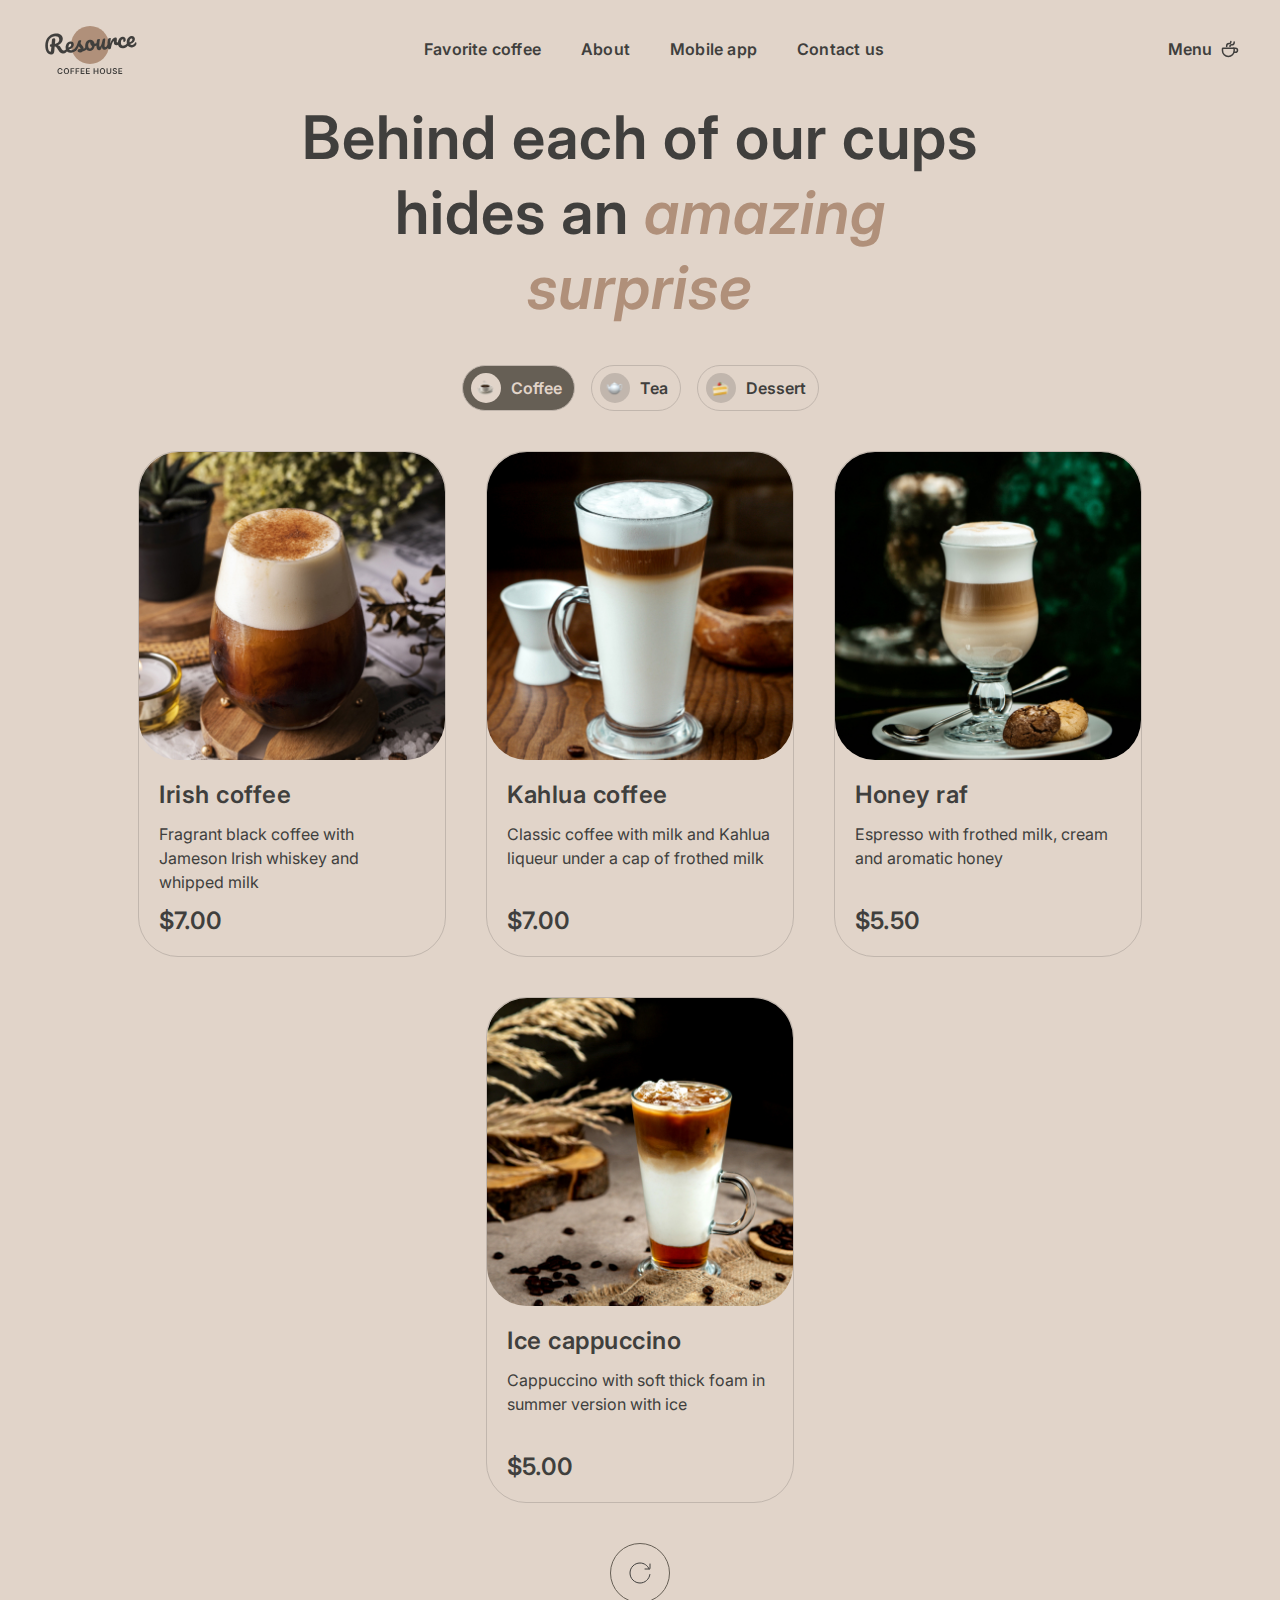
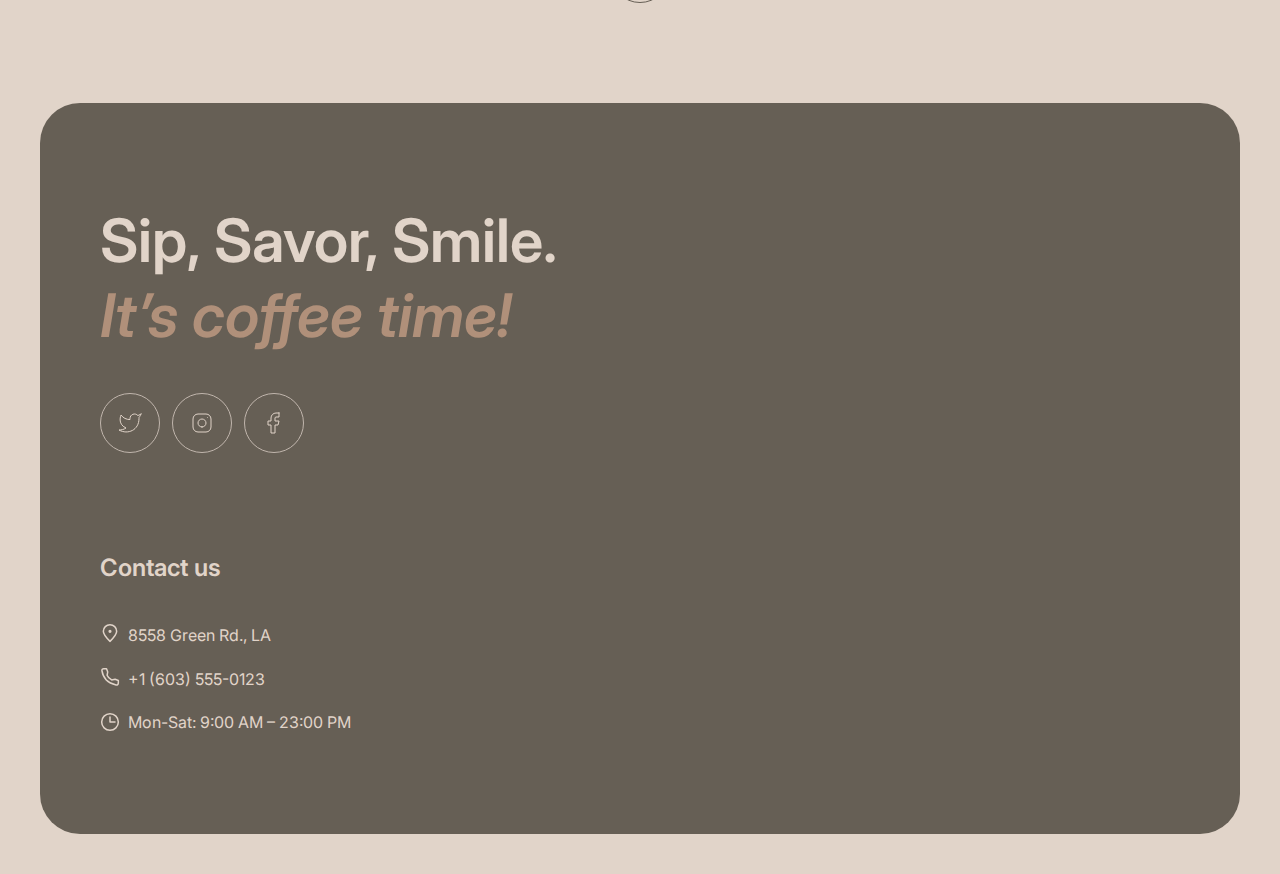
<file: menu/index.html>
<!DOCTYPE html>
<html lang="en">

<head>
  <meta charset="UTF-8">
  <meta http-equiv="X-UA-Compatible" content="IE=edge">
  <meta name="viewport" content="width=device-width, initial-scale=1.0">
  <link rel="icon" type="image/png" href="../image/svg/logo.svg">
  <link rel="stylesheet" href="./style.css">
  <link rel="preconnect" href="https://fonts.googleapis.com">
  <link rel="preconnect" href="https://fonts.gstatic.com" crossorigin>
  <link rel="preconnect" href="https://fonts.googleapis.com">
  <link rel="preconnect" href="https://fonts.gstatic.com" crossorigin>
  <link href="https://fonts.googleapis.com/css2?family=Inter&display=swap" rel="stylesheet">
  <title>Coffe-house/menu</title>
</head>

<body>
  <div class="home__container">
    <main>
      <header class="header">
        <div class="container">
          <div class="header_inner">
            <div class="logo">
              <a href="../home/index.html" class="menu_link"><img src="../image/svg/logo.svg" alt="logo"></a>
            </div>
            <div class="header_nav">
              <nav class="navigation">
                <ul class="nav_list">
                  <li><a href="../home/index.html#favourites_coffee" class="menu_link">Favorite coffee</a></li>
                  <li><a href="../home/index.html#about" class="menu_link">About</a></li>
                  <li><a href="../home/index.html#mobile_app" class="menu_link">Mobile app</a></li>
                  <li><a href="#contact_us" class="menu_link">Contact us</a></li>
                </ul>
                <a id="menu__btn" class="header__menu nav_hidden" href="../menu/index.html"><span>Menu</span> <img
                    class="button__header-img" src="../image/svg/coffee-cup.svg" alt="cup"></a>
              </nav>
            </div>

            <!-- <div class="menu"> -->

            <a class="header__menu hidden" href="../menu/index.html"><span>Menu</span> <img class="button__header-img"
                src="../image/svg/coffee-cup.svg" alt="cup"></a>
            <button class="button__header">
              <span class="button_content"></span>
              <span class="button_content"></span>
            </button>

            <!-- </div> -->
          </div>
        </div>
      </header>
      <section class="menu__section">
        <div class="container">
          <div class="menu__wrap">
            <div class="container__menu">
              <div class="menu__head">
                <h1>Behind each of our cups hides an <span class="h1-world">amazing surprise</span></h1>
                <div class="menu__tabs">
                  <div class="tabs">

                    <input type="radio" id="tab_coffee" name="tabs" checked="checked">
                    <label for="tab_coffee">
                      <span class="btn__circle"><img src="../image/svg/cofffe.svg" alt="dessert"></span>
                      <!-- <img src="../image/svg/icon_cup2.svg">-->
                      Coffee
                    </label>

                    <input type="radio" id="tab_tea" name="tabs">
                    <label for="tab_tea">
                      <!-- <img src="../image/svg/icon_tea.svg"> -->
                      <span class="btn__circle"><img src="../image/svg/tea.svg" alt="dessert"></span>
                      Tea</label>
                    <input type="radio" id="tab_dessert" name="tabs">
                    <label for="tab_dessert">
                      <!-- <img src="../image/svg/icon_desert.svg"> -->
                      <span class="btn__circle"><img src="../image/svg/dess.svg" alt="dessert"></span>
                      Dessert
                    </label>

                    <div class="tabs__body">
                      <div class="tabs__block">
                        <div class="menu__box">
                          <div class="box__img">
                            <img class="box__photo" src="../image/img/coffee-1.jpg" alt="Irish coffee">
                          </div>
                          <div class="description">
                            <div class="title__wrap">
                              <p class="box__title box__text-color">Irish coffee</p>
                              <p class="box__composition box__text-color">Fragrant black coffee with<br> Jameson Irish
                                whiskey
                                and
                                whipped
                                milk</p>
                            </div>
                            <p class="box__price box__text-color">$7.00</p>
                          </div>
                        </div>
                        <div class="menu__box">
                          <div class="box__img">
                            <img class="box__photo" src="../image/img/coffee-2.jpg" alt="Kahlua coffee">
                          </div>

                          <div class="description">
                            <div class="title__wrap">
                              <p class="box__title box__text-color">Kahlua coffee</p>
                              <p class="box__composition box__text-color">Classic coffee with milk and Kahlua liqueur
                                under a
                                cap of frothed milk</p>
                            </div>
                            <p class="box__price box__text-color">$7.00</p>
                          </div>
                        </div>
                        <div class="menu__box">
                          <div class="box__img">
                            <img class="box__photo" src="../image/img/coffee-3.jpg" alt="Honey raf">
                          </div>
                          <div class="description">
                            <div class="title__wrap">
                              <p class="box__title box__text-color">Honey raf</p>
                              <p class="box__composition box__text-color">Espresso with frothed milk, cream and aromatic
                                honey
                              </p>
                            </div>
                            <p class="box__price box__text-color">$5.50</p>
                          </div>
                        </div>
                        <div class="menu__box">
                          <div class="box__img">
                            <img class="box__photo" src="../image/img/coffee-4.jpg" alt="Ice cappuccino">
                          </div>
                          <div class="description">
                            <div class="title__wrap">
                              <p class="box__title box__text-color">Ice cappuccino</p>
                              <p class="box__composition box__text-color">Cappuccino with soft thick foam in summer
                                version
                                with
                                ice</p>
                            </div>
                            <p class="box__price box__text-color">$5.00</p>
                          </div>
                        </div>
                        <div class="menu__box">
                          <div class="box__img">
                            <img class="box__photo" src="../image/img/coffee-5.jpg" alt="Espresso">
                          </div>
                          <div class="description">
                            <div class="title__wrap">
                              <p class="box__title box__text-color">Espresso</p>
                              <p class="box__composition box__text-color">Classic black coffee</p>
                            </div>
                            <p class="box__price box__text-color">$4.50</p>
                          </div>
                        </div>
                        <div class="menu__box">
                          <div class="box__img">
                            <img class="box__photo" src="../image/img/coffee-6.jpg" alt="Latte">
                          </div>
                          <div class="description">
                            <div class="title__wrap">
                              <p class="box__title box__text-color">Latte</p>
                              <p class="box__composition box__text-color">Espresso coffee with the addition of steamed
                                milk
                                and
                                dense milk foam</p>
                            </div>
                            <p class="box__price box__text-color">$5.50</p>
                          </div>
                        </div>
                        <div class="menu__box">
                          <div class="box__img">
                            <img class="box__photo" src="../image/img/coffee-7.jpg" alt="Latte macchiato">
                          </div>
                          <div class="description">
                            <div class="title__wrap">
                              <p class="box__title box__text-color">Latte macchiato</p>
                              <p class="box__composition box__text-color">Espresso with frothed milk and chocolate</p>
                            </div>
                            <p class="box__price box__text-color">$5.50</p>
                          </div>
                        </div>
                        <div class="menu__box">
                          <div class="box__img">
                            <img class="box__photo" src="../image/img/coffee-8.jpg" alt="Coffee with cognac">
                          </div>
                          <div class="description">
                            <div class="title__wrap">
                              <p class="box__title box__text-color">Coffee with cognac</p>
                              <p class="box__composition box__text-color">Fragrant black coffee with cognac and whipped
                                cream
                              </p>
                            </div>
                            <p class="box__price box__text-color">$6.50</p>
                          </div>
                        </div>
                      </div>

                      <div class="tabs__block">

                        <div class="menu__box">
                          <div class="box__img">
                            <img class="box__photo" src="../image/img/tea-1.png" alt="Moroccan">
                          </div>
                          <div class="description">
                            <div class="title__wrap">
                              <p class="box__title box__text-color">Moroccan</p>
                              <p class="box__composition box__text-color">Fragrant black tea with the addition of
                                tangerine,
                                cinnamon, honey, lemon and mint</p>
                            </div>
                            <p class="box__price box__text-color">$4.50</p>
                          </div>
                        </div>
                        <div class="menu__box">
                          <div class="box__img">
                            <img class="box__photo" src="../image/img/tea-2.png" alt="Ginger">
                          </div>
                          <div class="description">
                            <div class="title__wrap">
                              <p class="box__title box__text-color">Ginger</p>
                              <p class="box__composition box__text-color">Original black tea with fresh ginger, lemon
                                and
                                honey
                              </p>
                            </div>
                            <p class="box__price box__text-color">$5.00</p>
                          </div>
                        </div>
                        <div class="menu__box">
                          <div class="box__img">
                            <img class="box__photo" src="../image/img/tea-3.png" alt="Cranberry">
                          </div>
                          <div class="description">
                            <div class="title__wrap">
                              <p class="box__title box__text-color">Cranberry</p>
                              <p class="box__composition box__text-color">Invigorating black tea with cranberry and
                                honey
                              </p>
                            </div>
                            <p class="box__price box__text-color">$5.00</p>
                          </div>
                        </div>
                        <div class="menu__box">
                          <div class="box__img">
                            <img class="box__photo" src="../image/img/tea-4.png" alt="Sea buckthorn">
                          </div>
                          <div class="description">
                            <div class="title__wrap">
                              <p class="box__title box__text-color">Sea buckthorn</p>
                              <p class="box__composition box__text-color">Toning sweet black tea with sea buckthorn,
                                fresh
                                thyme
                                and cinnamon</p>
                            </div>
                            <p class="box__price box__text-color">$5.50</p>
                          </div>
                        </div>

                      </div>
                      <div class="tabs__block">
                        <div class="menu__box">
                          <div class="box__img">
                            <img class="box__photo" src="../image/img/dessert-1.png" alt="Marble cheesecake">
                          </div>
                          <div class="description">
                            <div class="title__wrap">
                              <p class="box__title box__text-color">Marble cheesecake</p>
                              <p class="box__composition box__text-color">Philadelphia cheese with lemon zest on a light
                                sponge
                                cake and red currant jam</p>
                            </div>
                            <p class="box__price box__text-color">$3.50</p>
                          </div>
                        </div>
                        <div class="menu__box">
                          <div class="box__img">
                            <img class="box__photo" src="../image/img/dessert-2.png" alt="Red velvet">
                          </div>
                          <div class="description">
                            <div class="title__wrap">
                              <p class="box__title box__text-color">Red velvet</p>
                              <p class="box__composition box__text-color">Layer cake with cream cheese frosting</p>
                            </div>
                            <p class="box__price box__text-color">$4.00</p>
                          </div>
                        </div>
                        <div class="menu__box">
                          <div class="box__img">
                            <img class="box__photo" src="../image/img/dessert-3.png" alt="Cheesecakes">
                          </div>
                          <div class="description">
                            <div class="title__wrap">
                              <p class="box__title box__text-color">Cheesecakes</p>
                              <p class="box__composition box__text-color">Soft cottage cheese pancakes with sour cream
                                and
                                fresh
                                berries and sprinkled with powdered sugar</p>
                            </div>
                            <p class="box__price box__text-color">$4.50</p>
                          </div>
                        </div>
                        <div class="menu__box">
                          <div class="box__img">
                            <img class="box__photo" src="../image/img/dessert-4.png" alt="Creme brulee">
                          </div>
                          <div class="description">
                            <div class="title__wrap">
                              <p class="box__title box__text-color">Creme brulee</p>
                              <p class="box__composition box__text-color">Delicate creamy dessert in a caramel basket
                                with
                                wild
                                berries</p>
                            </div>
                            <p class="box__price box__text-color">$4.00</p>
                          </div>
                        </div>
                        <div class="menu__box">
                          <div class="box__img">
                            <img class="box__photo" src="../image/img/dessert-5.png" alt="Pancakes">
                          </div>
                          <div class="description">
                            <div class="title__wrap">
                              <p class="box__title box__text-color">Pancakes</p>
                              <p class="box__composition box__text-color">Tender pancakes with strawberry jam and fresh
                                strawberries</p>
                            </div>
                            <p class="box__price box__text-color">$4.50</p>
                          </div>
                        </div>
                        <div class="menu__box">
                          <div class="box__img">
                            <img class="box__photo" src="../image/img/dessert-6.png" alt="Honey cake">
                          </div>
                          <div class="description">
                            <div class="title__wrap">
                              <p class="box__title box__text-color">Honey cake</p>
                              <p class="box__composition box__text-color">Classic honey cake with delicate custard</p>
                            </div>
                            <p class="box__price box__text-color">$4.50</p>
                          </div>
                        </div>
                        <div class="menu__box">
                          <div class="box__img">
                            <img class="box__photo" src="../image/img/dessert-7.png" alt="Chocolate cake">
                          </div>
                          <div class="description">
                            <div class="title__wrap">
                              <p class="box__title box__text-color">Chocolate cake</p>
                              <p class="box__composition box__text-color">Cake with hot chocolate filling and nuts with
                                dried
                                apricots</p>
                            </div>
                            <p class="box__price box__text-color">$5.50</p>
                          </div>
                        </div>
                        <div class="menu__box">
                          <div class="box__img">
                            <img class="box__photo" src="../image/img/dessert-8.png" alt="Black forest">
                          </div>
                          <div class="description">
                            <div class="title__wrap">
                              <p class="box__title box__text-color">Black forest</p>
                              <p class="box__composition box__text-color">A combination of thin sponge cake with cherry
                                jam
                                and
                                light chocolate mousse</p>
                            </div>
                            <p class="box__price box__text-color">$6.50</p>
                          </div>
                        </div>
                      </div>
                    </div>
                    <button class="menu__refresh-button"><img src="../image/svg/refresh.svg"
                        alt="arrow refesh"></button>

                  </div>
                  <!-- </div>
              </div> -->

                </div>
              </div>
            </div>
          </div>
        </div>


      </section>
    </main>

    <footer class="footer" id="contact_us">
      <div class="container">
        <div class="footer__wrap">
          <div class="container__footer">
            <!-- <div class="foter__contiant"> -->
            <div class="footer__offer">
              <h2 class="footer__h2">Sip, Savor, Smile. <span class="h2-wold">It’s coffee time!</span></h2>
              <div class="footer_social">

                <a href="https://twitter.com">
                  <div class="button__social">
                    <img src="../image/svg/twitter.svg" alt="Twitter">
                  </div>
                </a>
                <a href="https://instagram.com">
                  <div class="button__social">
                    <img src="../image/svg/instagram.svg" alt="instagram">
                  </div>
                </a>
                <a href="https://pl-pl.facebook.com">
                  <div class="button__social">
                    <img src="../image/svg/facebook.svg" alt="facebook">
                  </div>
                </a>
              </div>
            </div>
            <div class="foooter__contacts-info">
              <p class="footer__text">Contact us</p>
              <div class="footer__contacts">
                <div class="footer__map">
                  <div class="footer__map-underliling">
                    <a class="footer__inner--p" href="https://goo.gl/maps/5cZbmQSmKUhyAVbr6" target="_blank"><img
                        src="../image/svg/pin-alt.svg" alt="pin"></a>
                    <p class="text text__footer"><a href="https://goo.gl/maps/5cZbmQSmKUhyAVbr6">8558 Green Rd., LA</a>
                    </p>
                  </div>
                </div>
                <div class="footer_tel">
                  <div class="footer__map-underliling">
                    <a href="tel:+16035550123"><img src="../image/svg/phone.svg" alt="phone"></a>
                    <p class="text text__footer"><a href="tel:+16035550123">+1 (603) 555-0123</a></p>
                  </div>
                </div>
                <div class="footer_clock">
                  <img src="../image/svg/clock.svg" alt="clock">
                  <p class="text text__footer">Mon-Sat: 9:00 AM – 23:00 PM</p>
                </div>
              </div>
            </div>

            <!-- </div> -->
          </div>
        </div>
      </div>
    </footer>
  </div>
  <!-- </div> -->
  <div class="modal modal__menu ">
    <div class="modal__menu-window">
      <div class="modal__wrap">
        <div class="modal__img">
          <img class="modal__photo" src="../image/img/coffee-1.jpg" alt="Irish coffee">
        </div>
        <div class="modal__descraption">
          <div class="title__wrap">
            <p class="box__title box__text-color">Irish coffee</p>
            <p class="box__composition box__text-color">Fragrant black coffee with<br> Jameson Irish
              whiskey
              and
              whipped
              milk</p>
          </div>
          <div class="size">
            <span>Size</span>
            <div class="modal__tabs">
              <input type="radio" id="tab_200" name="modal__size" checked="checked">
              <label for="tab_200">
                <span class="btn__circle">j</span>
              </label>

              <input type="radio" id="tab_300" name="modal__size">
              <label for="tab_300">

                <span class="btn__circle"></span>
              </label>
              <input type="radio" id="tab_400" name="modal__size" value="l">
              <label for="tab_400">

                <span class="btn__circle"></span>l

              </label>
            </div>

          </div>
          <div class="additives">
            <span>Additives</span>
            <div class="modal__tabs">
              <input type="checkbox" id="tab_1" name="tabs__additives">
              <label for="tab_1">
                <span class="btn__circle">1</span>
              </label>

              <input type="checkbox" id="tab_2" name="tabs__additives">
              <label for="tab_2">

                <span class="btn__circle">2</span>
              </label>
              <input type="checkbox" id="tab_3" name="tabs__additives">
              <label for="tab_3">

                <span class="btn__circle">3</span>
              </label>
            </div>
          </div>
          <div class="total">
            <div class="modal__price">Total:</div>
            <div class="modal__price result">$.00</div>
          </div>
          <div class="alert">
            <div>
              <img src="../image/svg/info-empty.svg">
            </div>
            <div class="alert__text">The cost is not final. Download our mobile app to see the final price and place
              your order.
              Earn loyalty points and enjoy your favorite coffee with up to 20% discount.</div>
          </div>
          <button class="modal__btn">Close</button>

        </div>
      </div>

    </div>
    <div class="owerlay"></div>
  </div>
  </div>

  </div>
  <script src="../home/script.js"></script>
</body>

</html>
</file>
<file: menu/style.css>
:root {
  --color1: #403F3D;
  --color2: #E1D4C9;
  --color3: #B0907A;
  --color4: #665F55;
  --color5: #C1B6AD;
}

* {
  margin: 0;
  padding: 0;
  box-sizing: border-box;
}

body,
html {
  height: 100%;
  font-family: 'Inter', sans-serif;
  line-height: 1.6;
  color: var(--color1);
  background-color: var(--color2);
  scroll-behavior: smooth;
}

body {
  overflow-x: hidden;
}

.stop__scroll {
  height: 100%;
  overflow: hidden;
}

.home__container {
  display: flex;
  flex-direction: column;
  min-height: 100%;
}

.header {
  /* padding-top: 20px; */
}

.container {
  margin: 0 auto;
  max-width: 1440px;
  /* width: 1440px; */
}

.lock {
  overflow: hidden;
}

.header_inner {
  display: flex;
  justify-content: space-between;
  align-items: center;
  padding: 0 40px;
  padding-top: 20px;
}

.menu__wrap {
  padding: 0 40px;
}

.footer__wrap {
  padding-left: 40px;
  padding-right: 40px;
  padding-bottom: 40px;
}

.logo {
  width: 100px;
  height: 60px;
}

.nav_list {
  display: flex;
  list-style: none;
  gap: 40px;
  margin: 0;
}

.menu_link {
  text-decoration: none;
  color: var(--color1);
  font-family: 'Inter', sans-serif;
  font-size: 16px;
  line-height: 24px;
  font-weight: 600;
  margin: 0;
  letter-spacing: 0.2px;
}

.nav_list li {
  position: relative;
  list-style: none;
}

.menu_link::before {
  content: '';
  position: absolute;
  width: 2px;
  height: 2px;
  bottom: 2px;
  bottom: 0;
  left: 0;
  background-color: var(--color1);
  transform: scaleX(0);
  transition: transform 1s ease;
  transform-origin: center;
}

.menu_link:hover::before {
  width: 100%;
  transform: scaleX(1);
}

.menu {
  padding-top: 8px;
  padding-left: 5px;
}

.header__menu {
  text-decoration: none;
  display: flex;
  gap: 8px;
  color: var(--color1);
  font-size: 16px;
  font-style: normal;
  font-weight: 600;
  line-height: 150%;
  border-bottom: 2px solid transparent;
  transition: border-bottom ease-in-out 1s;
  line-height: 24px;
  font-family: 'Inter', sans-serif;
}

.button__header {
  display: none;
}

.button__header::after {
  content: '';
  position: absolute;
  left: 0;
  right: 0;
  bottom: -2px;
  height: 2px;
  background-color: var(--color1);
}

.nav_hidden {
  display: none;
}

h1 {
  font-family: 'Inter', sans-serif;
  font-size: 60px;
  font-weight: 600;
  line-height: 75px;
  color: var(--color2);
  color: var(--color1);
  width: 800px;
  text-align: center;
  letter-spacing: 1px;
}

.h1-world {
  color: var(--color3);
  font-style: italic;
  letter-spacing: 1px;
}

h2 {
  font-family: 'Inter', sans-serif;
  font-size: 60px;
  font-weight: 600;
  line-height: 75px;
  color: var(--color1);
}

.h2-wold {
  color: var(--color3);
  font-style: italic;
}

.button {
  width: 200px;
  height: 64px;
  border-radius: 100px;
  border: none;
}

.text {
  font-family: 'Inter', sans-serif;
  font-size: 16px;
  line-height: 24px;
  /* width: 600; */
}

.image__icon {
  width: 36px;
  height: 36px;
}

.button {
  overflow: hidden;
}

.button__icon {
  display: flex;
  align-items: center;
  justify-content: center;
  max-width: 100%;
  max-height: 100%;
  gap: 8px;
}

.buttons__text {
  display: flex;
  flex-direction: column;
  max-width: 100%;
}

.button__text-1 {
  font-family: 'Inter', sans-serif;
  font-size: 10px;
  line-height: 14px;
  margin: 0;
}

.button__text-2 {
  font-family: 'Inter', sans-serif;
  font-size: 16px;
  line-height: 24px;
  margin: 0;
}

.menu__head {
  display: flex;
  flex-direction: column;
  align-items: center;
  gap: 40px;
  /* justify-content: center; */
  /* text-align: center; */
}

.menu__section {
  padding-top: 20px;
}

.container__menu {
  display: flex;
  flex-direction: column;
}

.menu__button--coffee {}




.menu__tabs {
  display: flex;
  gap: 40px
}

.tabs {
  display: flex;
  gap: 16px;
  row-gap: 40px;
  flex-wrap: wrap;
  justify-content: center;
}

.btn__circle {
  width: 30px;
  height: 30px;
  border-radius: 100px;
  display: flex;
  align-items: center;
  justify-content: center;
  background-color: var(--color5);
  margin-left: 8px;
  transition: background-color ease-in-out 1s;
  color: var(--color1);
}

.tabs label {
  text-decoration: none;
  display: flex;
  /* justify-content: center; */
  align-items: center;
  color: var(--color1);
  background-color: var(--color2);
  /* background-color: red; */
  border-color: var(--color5);
  border: 1px solid var(--color5);
  border-radius: 100px;
  gap: 10px;
  height: 46px;
  /* padding: 0 8px; */
  font-family: 'Inter', sans-serif;
  font-size: 16px;
  line-height: 24px;
  font-weight: 600;
  /* letter-spacing: 1px; */
  order: 0;
  transition-duration: 0.3s;
  cursor: pointer;
  padding-right: 12px;
}

.tabs label:hover {
  color: var(--color2);
  background-color: var(--color4);
}

.tabs label:hover .btn__circle {
  background-color: var(--color2);
}

.tabs__block {
  order: 1;
  /* display: flex; */
  display: none;
  flex-wrap: wrap;
  row-gap: 40px;
  column-gap: 40px;
  justify-content: center;
}

.tabs input[type="radio"] {
  display: none;
}

.tabs input[type="radio"]:checked+label {
  color: var(--color2);
  background-color: var(--color4);
  /* background-color: fuchsia; */
}

input[type="radio"]:checked+label .btn__circle {
  background-color: var(--color2);
}


#tab_coffee:checked~.tabs__body .tabs__block:first-of-type,
#tab_tea:checked~.tabs__body .tabs__block:nth-of-type(2),
#tab_dessert:checked~.tabs__body .tabs__block:nth-of-type(3) {
  display: flex;
  flex-wrap: wrap;
  row-gap: 40px;
  column-gap: 40px;
}

.menu__box {
  max-width: 308px;
  border-radius: 40px;
  border: 1px solid var(--color5);
  height: 506px;
  display: flex;
  flex-direction: column;
}

.box__img {
  max-width: 308px;
  max-height: 308px;
  overflow: hidden;
  border-radius: 40px;
}

.box__photo {
  border-radius: 40px;
  max-width: 100%;
  transform: scale(1.1);
  transition: transform 1s;
}

.menu__box:hover .box__photo {
  transform: scale(1);
  overflow: hidden;
}



.box__title {
  font-family: 'Inter', sans-serif;
  font-size: 24px;
  line-height: 30px;
  font-weight: 600;
  letter-spacing: 0.5px;
}

.box__text-color {
  color: var(--color1);
}

.box__composition {
  font-family: 'Inter', sans-serif;
  font-size: 16px;
  line-height: 24px;
}

.box__price {
  font-family: 'Inter', sans-serif;
  font-size: 24px;
  line-height: 30px;
  font-weight: 600;
  margin-top: auto;
}

.description {
  padding: 20px;
  display: flex;
  flex-direction: column;
  /* gap: 12px */
  justify-content: space-between;
  height: 39%;
}

.title__wrap {
  display: flex;
  flex-direction: column;
  gap: 12px
}


.footer {
  padding-top: 100px;
}

.footer__h2 {
  color: var(--color2);
}

.container__footer {
  background-color: var(--color4);
  border-radius: 40px;
  display: flex;
  /* justify-content: space-between; */
  align-items: center;
  padding: 100px;
  gap: 100px;
}

.footer__text {
  font-family: 'Inter', sans-serif;
  font-size: 24px;
  line-height: 30px;
  font-weight: 600;
  color: var(--color2);
}

.footer_social {
  display: flex;
  gap: 12px;
  margin: 0;
  text-align: center;
  align-items: center;
  list-style: none;
}

.footer_social:hover {}


.button__social {
  width: 60px;
  height: 60px;
  border-radius: 100px;
  background-color: var(--color4);
  border: 1px solid var(--color5);
  cursor: pointer;
  transition-duration: 1s;
  display: flex;
  align-items: center;
  justify-content: center;
}

.button__social img {
  width: 24px;
  height: 24px;
}

.button__social:hover {
  background-color: var(--color2);
}

.button__social:hover img {
  filter: invert(1);
}

.footer__offer {
  display: flex;
  flex-direction: column;
  max-width: 530px;
  gap: 40px;
}

.footer_tel {}

.text__footer,
.footer_tel a,
.footer__map a {
  color: var(--color2);
  list-style: none;
  text-decoration: none;
}

.footer__map,
.footer_tel,
.footer_clock,
.footer__map-underliling {
  display: flex;
  gap: 8px;
}

.footer__map-underliling:hover {
  position: relative;
}

.footer__map-underliling::before {
  content: "";
  position: absolute;
  width: 2px;
  height: 2px;
  background-color: var(--color2);
  bottom: 0;
  left: 0;
  transform: scaleX(0);
  transition: transform 1s ease;
  transform-origin: center;
}

.footer__map-underliling:hover::before {
  width: 100%;
  transform: scaleX(1);
}

.footer__contacts {
  display: flex;
  flex-direction: column;
  gap: 16px
}

.foooter__contacts-info {
  display: flex;
  flex-direction: column;
  gap: 40px;
}

.menu__refresh-button {
  display: none;
}

.modal {
  margin: 0 auto;
  opacity: 1;
  display: none;
}

.modal__menu {
  position: fixed;
  width: 100%;
  height: 100%;
  top: 0;
  right: 0;
  align-items: center;
  justify-content: center;
}

.modal__menu-active {
  display: flex;
}

.modal__menu-window {
  padding: 16px;
  border-radius: 40px;
  max-width: 800px;
  background: var(--color2);
  background: var(--color2);
  position: relative;
  z-index: 90;
}

.modal__img {
  max-width: 305px;
  max-height: 305px;
  overflow: hidden;
  border-radius: 40px;
}

.modal__photo {
  max-width: 100%;
  transition: transform 1s;
}

.modal__descraption {
  display: flex;
  flex-direction: column;
  padding: 0 0 0 20px;
  gap: 20px;
  width: 458px;
}

.modal__wrap {
  display: flex;
}

.modal__menu .owerlay {
  position: absolute;
  width: 100%;
  height: 100%;
  top: 0;
  right: 0;
  background-color: var(--color1);
  opacity: 0.8;
  z-index: 0;
}

.modal__tabs {
  display: flex;
  gap: 16px;
  row-gap: 40px;
  flex-wrap: wrap;
}

.modal__tabs label {
  text-decoration: none;
  display: flex;
  align-items: center;
  color: var(--color1);
  background-color: var(--color2);
  /* background-color: red; */
  border-color: var(--color5);
  border: 1px solid var(--color5);
  border-radius: 100px;
  gap: 10px;
  height: 46px;
  font-family: 'Inter', sans-serif;
  font-size: 16px;
  line-height: 24px;
  font-weight: 600;
  order: 0;
  transition-duration: 0.3s;
  cursor: pointer;
  padding-right: 12px;
}

.modal__tabs label:hover {
  color: var(--color2);
  background-color: var(--color4);
}

.modal__tabs label:hover .btn__circle {
  background-color: var(--color2);
}

.modal__tabs input[type="radio"] {
  display: none;
}

.modal__tabs input[type="checkbox"] {
  display: none;
}

.modal__tabs input[type="radio"]:checked+label {
  color: var(--color2);
  background-color: var(--color4);
  /* background-color: fuchsia; */
}

.modal__tabs input[type="checkbox"]:checked+label {
  color: var(--color2);
  background-color: var(--color4);
  /* background-color: fuchsia; */
}

.modal__price {
  font-family: 'Inter', sans-serif;
  font-size: 24px;
  line-height: 30px;
  font-weight: 600;
  color: var(--color1);
}

.alert {
  display: flex;
  padding: 12px 0;
  gap: 8px;
}

.total {
  display: flex;
  justify-content: space-between;
}

.alert__text {
  font-size: 10px;
}

.modal__btn {
  border-radius: 100px;
  padding: 10px 78px;
  border: 1px solid var(--color4);
  font-size: 16px;
  line-height: 24px;
  font-family: 'Inter', sans-serif;
  background: var(--color2);
}

@media screen and (max-width: 1439px) {
  .container {
    /* width: 768px; */
    margin: 0 auto;
  }

  h1 {
    width: 688px;
  }


  .container__footer {
    flex-direction: column;
    align-items: stretch;
    padding: 100px 60px;
  }

  .button__primary .menu__cup {
    opacity: 1;
  }

  .button__primary {
    pointer-events: none;
  }

  .menu__refresh-button {
    display: flex;
    align-items: center;
    justify-content: center;
    background-color: transparent;
    border-radius: 100px;
    border: 1px solid var(--color4);
    width: 60px;
    height: 60px;
  }

  .tabs__block .menu__box:nth-child(n+5) {
    display: none;
  }
}

@media (max-width: 768px) {
  .nav_hidden {
    display: flex;
    font-size: 32px;
    line-height: 40px;
    gap: 17px;
  }

  .button__header-img {
    width: 40px;
    height: 40px;
  }

  .menu_link {
    font-size: 32px;
    line-height: 40px;
  }

  .button__header {
    display: flex;
    align-items: center;
    justify-content: center;
    flex-direction: column;
    gap: 8px;
    opacity: 1;
    width: 44px;
    height: 44px;
    border-radius: 100px;
    border: 1px solid var(--color4);
    line-height: 24px;
    /* pointer-events: none; */
    background-color: var(--color2);
    z-index: 11;
  }

  .button_content {
    display: block;
    width: 16px;
    border-top: 1.5px solid var(--color1);
    transition: 0.4s;
  }

  .burger_active .button_content:nth-child(1) {
    transform: translateY(1px) rotate(45deg);
  }

  .burger_active .button_content:nth-child(2) {
    transform: translateY(0) rotate(-45deg);
  }

  .burger_active {
    gap: 0;
  }

  .navigation {
    display: flex;
    transform: translateX(100%);
    width: 100%;
    height: 100%;
    max-width: 100vw;
    position: absolute;
    /* right: 0; */
    top: 5px;
    background: var(--color2);
    transition: 2s;
    align-items: center;
    justify-content: center;
    flex-direction: column;
    gap: 100px;
    z-index: 10;
  }

  .navigation__active {
    right: 0;
    transform: translateX(0);
  }

  .nav_list {
    flex-direction: column;
    align-items: center;
    gap: 60px;
  }

  .logo {
    z-index: 11;
  }

  .hidden {
    display: none;
    opacity: 0;
  }
}

@media (max-width: 700px) {

  .container {
    width: 380px;
    margin: 0 auto;
  }

  .menu__wrap {
    padding: 0 16px;
  }

  h1 {
    font-size: 32px;
    line-height: 40px;
    width: 348px;
    letter-spacing: 0px;
  }

  .tabs {
    column-gap: 8px;
  }

  .menu__box {
    width: 310px;
  }

  h2 {
    font-size: 32px;
    line-height: 40px;
    letter-spacing: 0.2px;
  }

  .favourites__h2 {
    text-align: center;
  }

  .container__footer {
    flex-direction: column;
    align-items: stretch;
    padding: 60px 16px;
    gap: 40px;
  }

  .box__photo {
    border-radius: 40px;
    max-width: 100%;
    transform: none;
    transition: none;
  }

  .header_inner {
    padding: 0 16px;
  }

  .menu {
    padding: 0;
  }

  .menu__refresh-button {
    display: flex;
    align-items: center;
    justify-content: center;
    background-color: transparent;
    border-radius: 100px;
    border: 1px solid var(--color4);
    width: 60px;
    height: 60px;
  }

  .tabs__block .menu__box:nth-child(n+5) {
    display: none;
  }

  .footer__wrap {
    padding-left: 16px;
    padding-right: 16px;
    padding-bottom: 40px;
  }

  .text__footer,
  .footer_tel a,
  .footer__map a {
    letter-spacing: 0.2px;
  }
}
</file>
